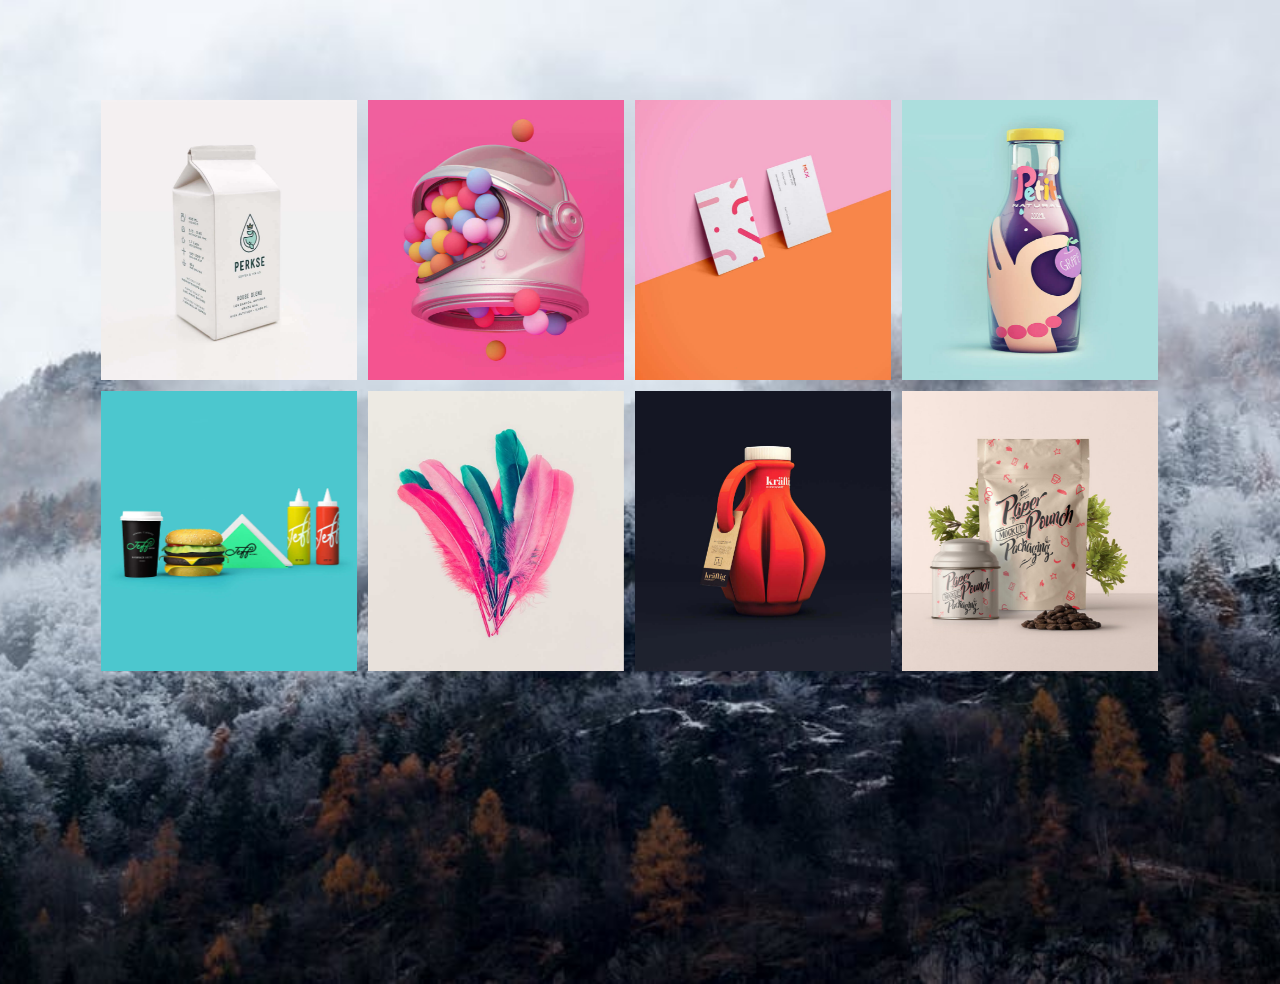
<file: hover.html>
<!DOCTYPE html>
<html lang="en">
<head>
    <meta charset="UTF-8">
    <title>hover effect</title>
      <link href="https://fonts.googleapis.com/css?family=Roboto+Condensed:300,300i,400,400i,700i" rel="stylesheet">
    
    <style>
    body{    
         background-image: url(pexels-photo-691569.jpeg);
        height: 100vh;
        background-position: center;
        background-size: cover;
    font-family: 'Roboto Condensed', sans-serif;
        overflow: hidden;
    
}
    *{
  margin: 0;
  padding: 0;
  -webkit-box-sizing: border-box;
          box-sizing: border-box;
}
 
.wrapper{
  width: 90%;
  margin: 0 auto;
  max-width: 80rem;
    margin-top: 84px;
}

.cols{
  display: -webkit-box;   
  display: flex;
  flex-wrap: wrap;
  -webkit-box-pack: center;
  justify-content: center;
    
}

.col1{
  width: calc(25% - 2rem);
  margin: 1rem;
  cursor: pointer;
    margin-left: -5px;
    margin-bottom: -5px;
}

.container1{
        transform-style: preserve-3d;
	    perspective: 1000px;
}

.front,
.back{
  background-size: cover;
	background-position: center; 
	transition: transform .7s cubic-bezier(0.4, 0.2, 0.2, 1);
     backface-visibility: hidden;
	text-align: center;
	min-height: 280px;
	height: auto; 
	color: #fff;
	font-size: 1rem;
}

.back{
  background: #fff;  
  background: linear-gradient(45deg,  #fd0d44 0%,#1463e2 100%);
}

.front:after{
	position: absolute;
    top: 0;
    left: 0;
    z-index: 1;
    width: 100%;
    height: 100%;
    content: '';
    display: block;
        
    backface-visibility: hidden;
     
}
.container1:hover .front,
.container1:hover .back{
     
    transition: transform .7s cubic-bezier(0.4, 0.2, 0.2, 1);
     
}

.back{
    position: absolute;
    top: 0;
    left: 0;
    width: 100%;
}

.inner{
  
    transform: translateY(-50%) translateZ(60px) scale(0.94);
    top: 50%;
    position: absolute;
    left: 0;
    width: 100%;
    padding: 2rem;     
    box-sizing: border-box;
    outline: 1px solid transparent;     
    perspective: inherit;
    z-index: 2;
}

.container1 .back{    
    transform: rotateY(180deg);     
    transform-style: preserve-3d;
}

.container1 .front{
    transform: rotateY(0deg);
    transform-style: preserve-3d;
}

.container1:hover .back{
   transform: rotateY(0deg);
   transform-style: preserve-3d;
}

.container1:hover .front{
      transform: rotateY(-180deg);
      transform-style: preserve-3d;
}

.front .inner p{
  font-size: 1rem;
  margin-bottom: 2rem;
  position: relative;
}

.front .inner p:after{
  content: '';
  width: 4rem;
  height: 2px;
  position: absolute;
  background: #fff;
  display: block;
  left: 0;
  right: 0;
  margin: 0 auto;
  bottom: -.75rem;
}

.front .inner span{
  color: fff;   
  font-family: 'Roboto Condensed', sans-serif;   
  font-weight: 300;
}

@media screen and (max-width: 64rem){
  .col1{
    width: calc(33.333333% - 2rem);
  }
}

@media screen and (max-width: 48rem){
  .col1{
    width: calc(50% - 2rem);
  }
}

@media screen and (max-width: 32rem){
  .col1{
    width: 100%;
    margin: 0 0 2rem 0;
  }
}
    </style>
</head>
<body>
    
    <div class="wrapper">   
  <div class="cols">
			<div class="col1">
				<div class="container1">
					<div class="front" style="background-image: url(004.jpg)">
						 
					</div>
					<div class="back">
						<div class="inner">
						  <p>Lorem ipsum, dolor sit amet consectetur adipisicing elit. Alias cum repellat velit quae suscipit c.</p>
						  <img src="004.jpg" width="150" height="150">
						</div>
					</div>
				</div>
			</div>
			<div class="col1">
				<div class="container1">
					<div class="front" style="background-image: url(002.jpg);">
					 </div>
					<div class="back">
						<div class="inner">
							<p>Lorem ipsum, dolor sit amet consectetur adipisicing elit. Alias cum repellat velit quae suscipit c.</p>
						</div>
					</div>
				</div>
			</div>
			<div class="col1">
				<div class="container1">
					<div class="front" style="background-image: url(003.jpg);">
						 
					</div>
					<div class="back">
						<div class="inner">
							<p>Lorem ipsum, dolor sit amet consectetur adipisicing elit. Alias cum repellat velit quae suscipit c.</p>
						</div>
					</div>
				</div>
			</div>
			<div class="col1">
				<div class="container1">
					<div class="front" style="background-image: url(001.jpg)">
						 
					</div>
					<div class="back">
						<div class="inner">
							<p>Lorem ipsum, dolor sit amet consectetur adipisicing elit. Alias cum repellat velit quae suscipit c.</p>
						</div>
					</div>
				</div>
			</div>
			<div class="col1">
				<div class="container1">
					<div class="front" style="background-image: url(008.jpg)">
						 
					</div>
					<div class="back">
						<div class="inner">
							<p>Lorem ipsum, dolor sit amet consectetur adipisicing elit. Alias cum repellat velit quae suscipit c.</p>
						</div>
					</div>
				</div>
			</div>
			<div class="col1">
				<div class="container1">
					<div class="front" style="background-image: url(1b.jpg)">
						  
					</div>
					<div class="back">
						<div class="inner">
							<p>Lorem ipsum, dolor sit amet consectetur adipisicing elit. Alias cum repellat velit quae suscipit c.</p>
						</div>
					</div>
				</div>
			</div>
			<div class="col1">
				<div class="container1">
					<div class="front" style="background-image: url(006.jpg)">
					 
					</div>
					<div class="back">
						<div class="inner">
							<p>Lorem ipsum, dolor sit amet consectetur adipisicing elit. Alias cum repellat velit quae suscipit c.</p>
						</div>
					</div>
				</div>
			</div>
			<div class="col1">
				<div class="container1">
					<div class="front" style="background-image: url(1a.jpg)">
						 
					</div>
					<div class="back">
						<div class="inner">
							<p>Lorem ipsum, dolor sit amet consectetur adipisicing elit. Alias cum repellat velit quae suscipit c.</p>
						</div>
					</div>
				</div>
			</div>
		</div>
 </div>
</body>
</html>
</file>
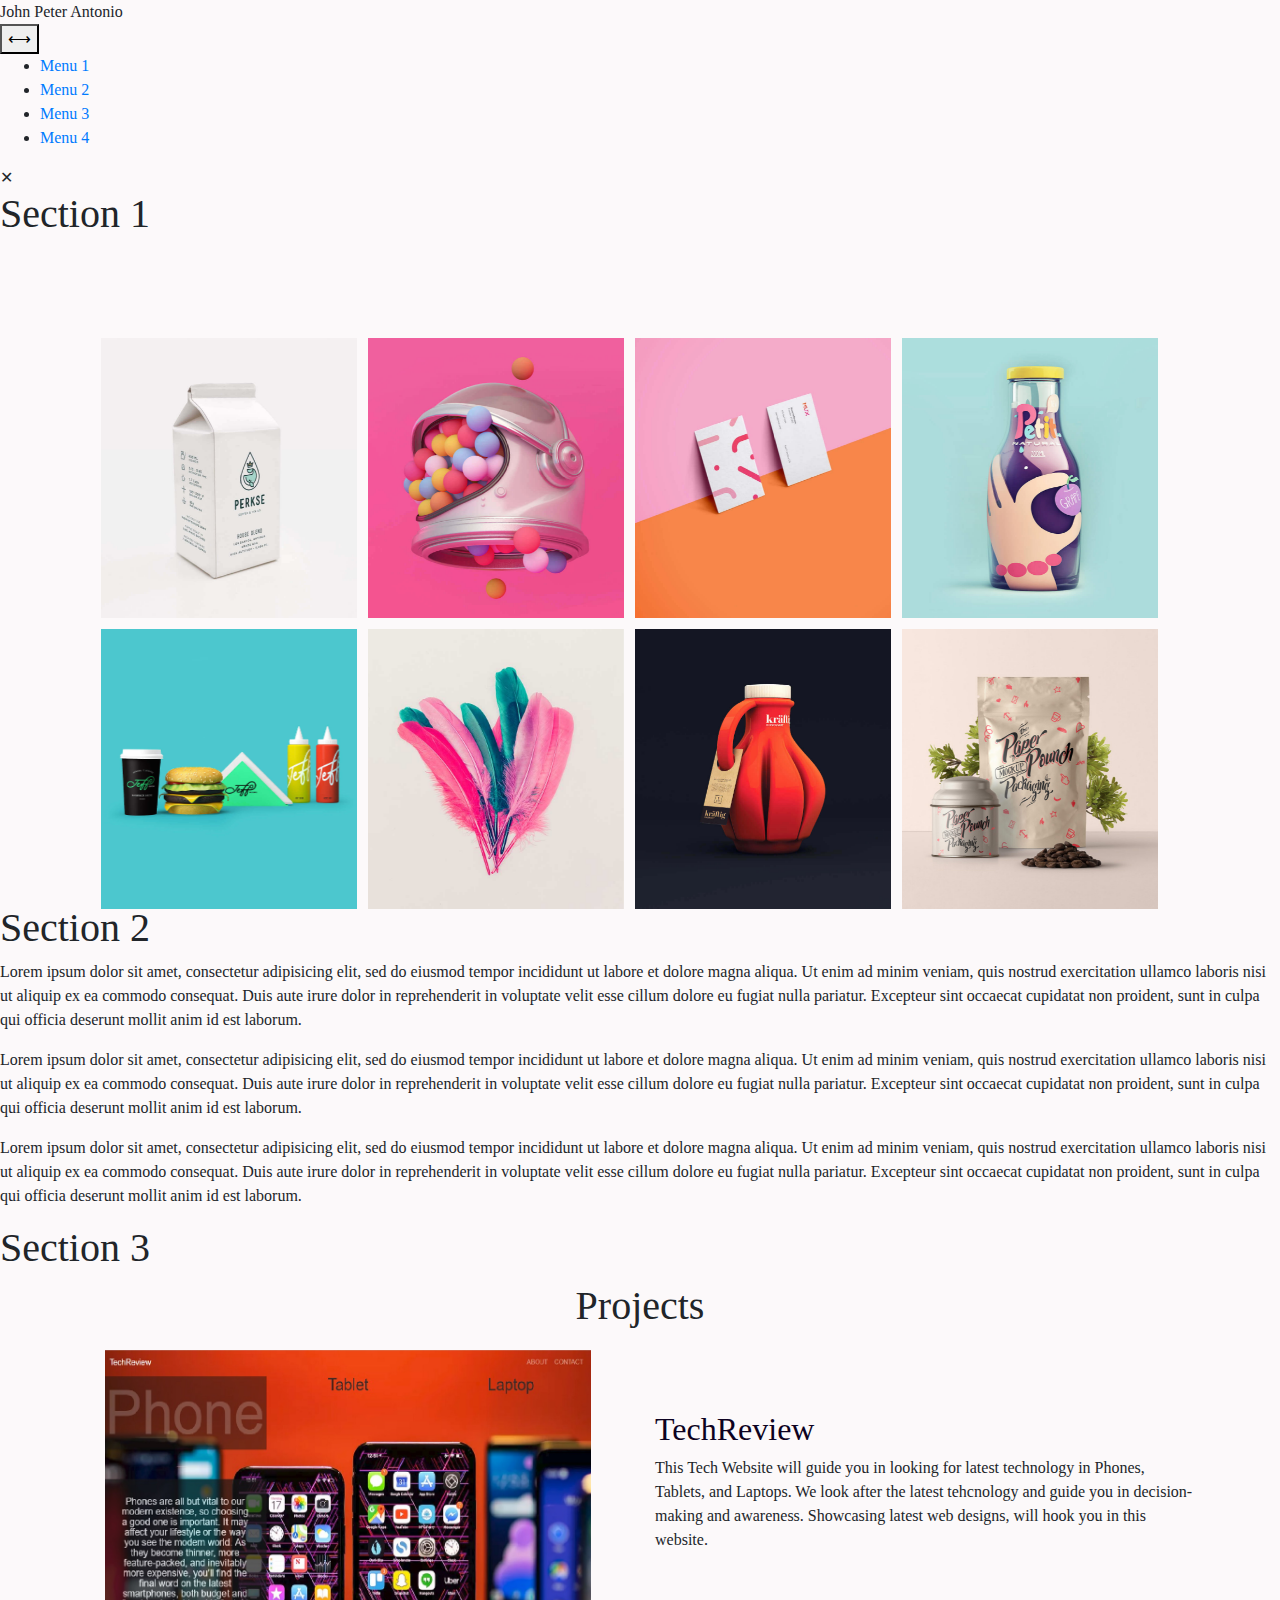
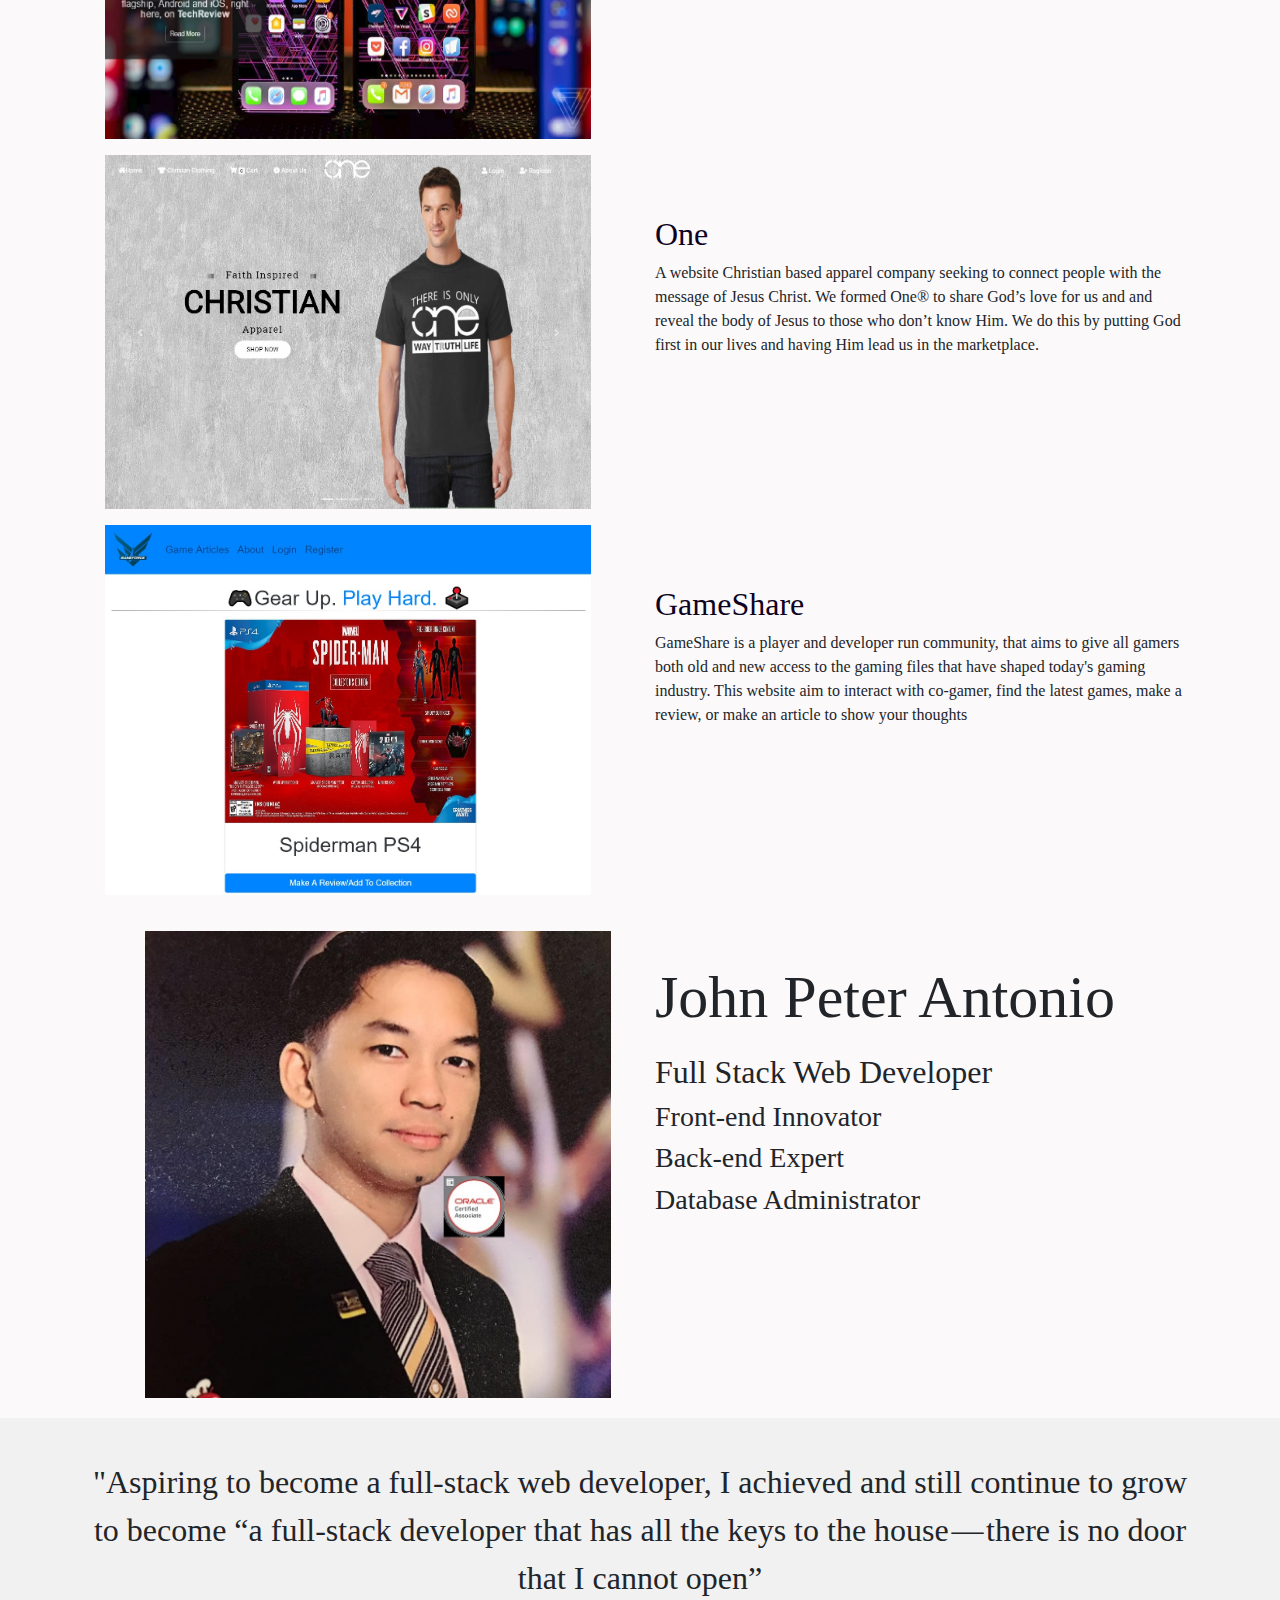
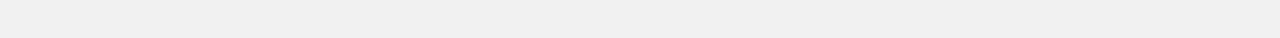
<file: pagetransition.html>
<!DOCTYPE html>
<html lang="en">
<head>
	<meta charset="UTF-8">
	<title>pagetransition</title>
  <link rel="stylesheet" type="text/css" href="assets/css/bootstrap.min.css">
  <link rel="stylesheet" type="text/css" href="assets/css/style.css">
  <link rel="stylesheet" type="text/css" href="assets/css/style2.css">
  <script src="https://code.jquery.com/jquery-3.3.1.js"></script>
</head>
<body>
	<div id="startscreen">
    <div id="title">John Peter Antonio</div>
    <div id="triangle-down"></div>
    <div id="triangle-up"></div>
    <button id="button">&#10231</button>
</div>

<div id="menuContent">
  <ul>
    <li><a href=".section1">Menu 1</a></li>
    <li><a href="test.html">Menu 2</a></li>
    <li><a href=".section3">Menu 3</a></li>
    <li><a href="#section3">Menu 4</a></li>
  </ul>
  <div id="menuClose">✕</div>
</div>

<content>
  <section class="section1">
    <h1>Section 1</h1>
   <div class="wrapper">   
  <div class="cols">
      <div class="col1">
        <div class="container1">
          <div class="front" style="background-image: url(004.jpg)">
             
          </div>
          <div class="back">
            <div class="inner">
              <p>Lorem ipsum, dolor sit amet consectetur adipisicing elit. Alias cum repellat velit quae suscipit c.</p>
              <img src="004.jpg" width="150" height="150">
            </div>
          </div>
        </div>
      </div>
      <div class="col1">
        <div class="container1">
          <div class="front" style="background-image: url(002.jpg);">
           </div>
          <div class="back">
            <div class="inner">
              <p>Lorem ipsum, dolor sit amet consectetur adipisicing elit. Alias cum repellat velit quae suscipit c.</p>
            </div>
          </div>
        </div>
      </div>
      <div class="col1">
        <div class="container1">
          <div class="front" style="background-image: url(003.jpg);">
             
          </div>
          <div class="back">
            <div class="inner">
              <p>Lorem ipsum, dolor sit amet consectetur adipisicing elit. Alias cum repellat velit quae suscipit c.</p>
            </div>
          </div>
        </div>
      </div>
      <div class="col1">
        <div class="container1">
          <div class="front" style="background-image: url(001.jpg)">
             
          </div>
          <div class="back">
            <div class="inner">
              <p>Lorem ipsum, dolor sit amet consectetur adipisicing elit. Alias cum repellat velit quae suscipit c.</p>
            </div>
          </div>
        </div>
      </div>
      <div class="col1">
        <div class="container1">
          <div class="front" style="background-image: url(008.jpg)">
             
          </div>
          <div class="back">
            <div class="inner">
              <p>Lorem ipsum, dolor sit amet consectetur adipisicing elit. Alias cum repellat velit quae suscipit c.</p>
            </div>
          </div>
        </div>
      </div>
      <div class="col1">
        <div class="container1">
          <div class="front" style="background-image: url(1b.jpg)">
              
          </div>
          <div class="back">
            <div class="inner">
              <p>Lorem ipsum, dolor sit amet consectetur adipisicing elit. Alias cum repellat velit quae suscipit c.</p>
            </div>
          </div>
        </div>
      </div>
      <div class="col1">
        <div class="container1">
          <div class="front" style="background-image: url(006.jpg)">
           
          </div>
          <div class="back">
            <div class="inner">
              <p>Lorem ipsum, dolor sit amet consectetur adipisicing elit. Alias cum repellat velit quae suscipit c.</p>
            </div>
          </div>
        </div>
      </div>
      <div class="col1">
        <div class="container1">
          <div class="front" style="background-image: url(1a.jpg)">
             
          </div>
          <div class="back">
            <div class="inner">
              <p>Lorem ipsum, dolor sit amet consectetur adipisicing elit. Alias cum repellat velit quae suscipit c.</p>
            </div>
          </div>
        </div>
      </div>
    </div>
 </div>
  </section>
  <section class="section2">
    <h1>Section 2</h1>
    <p>Lorem ipsum dolor sit amet, consectetur adipisicing elit, sed do eiusmod
    tempor incididunt ut labore et dolore magna aliqua. Ut enim ad minim veniam,
    quis nostrud exercitation ullamco laboris nisi ut aliquip ex ea commodo
    consequat. Duis aute irure dolor in reprehenderit in voluptate velit esse
    cillum dolore eu fugiat nulla pariatur. Excepteur sint occaecat cupidatat non
    proident, sunt in culpa qui officia deserunt mollit anim id est laborum.</p>
     <p>Lorem ipsum dolor sit amet, consectetur adipisicing elit, sed do eiusmod
    tempor incididunt ut labore et dolore magna aliqua. Ut enim ad minim veniam,
    quis nostrud exercitation ullamco laboris nisi ut aliquip ex ea commodo
    consequat. Duis aute irure dolor in reprehenderit in voluptate velit esse
    cillum dolore eu fugiat nulla pariatur. Excepteur sint occaecat cupidatat non
    proident, sunt in culpa qui officia deserunt mollit anim id est laborum.</p>
     <p>Lorem ipsum dolor sit amet, consectetur adipisicing elit, sed do eiusmod
    tempor incididunt ut labore et dolore magna aliqua. Ut enim ad minim veniam,
    quis nostrud exercitation ullamco laboris nisi ut aliquip ex ea commodo
    consequat. Duis aute irure dolor in reprehenderit in voluptate velit esse
    cillum dolore eu fugiat nulla pariatur. Excepteur sint occaecat cupidatat non
    proident, sunt in culpa qui officia deserunt mollit anim id est laborum.</p>
  </section>
  <section id="section3">
    <h1>Section 3</h1>
      <div class="container">
          <h1 class="center" id="projects">Projects</h1>
            <div class="row mb-3">
                <div class="col-md-6 col-sm-6">
                  <div class="info-left">
                    <img class="cimage" src="assets/images/capstone1.jpg">
                  </div>
                </div>
                <div class="col-md-6 col-sm-6">
                  <div class="info-right">
                      <h2><a class="black" href="https://jpeternantonio.github.io/techreview-jpa/" target="_blank">TechReview</a></h2>
                      <p>This Tech Website will guide you in looking for latest technology in Phones, Tablets, and Laptops. We look after the latest tehcnology and guide you in decision-making and awareness. Showcasing latest web designs, will hook you in this website.</p>
                  </div>
                </div>
            </div>
            <div class="row mb-3">
                <div class="col-md-6 col-sm-6">
                  <div class="info-left">
                    <img class="cimage" src="assets/images/caps2.jpg">
                  </div>
                </div>
                <div class="col-md-6 col-sm-6">
                  <div class="info-right">
                      <h2><a class="black" href="https://onewaytruth.000webhostapp.com/app/views/index.php" target="_blank">One</a></h2>
                      <p>A website Christian based apparel company seeking to connect people with the message of Jesus Christ. We formed One® to share God’s love for us and and reveal the body of Jesus to those who don’t know Him. We do this by putting God first in our lives and having Him lead us in the marketplace.</p>
                  </div>
                </div>
            </div>
            <div class="row mb-3">
                <div class="col-md-6 col-sm-6">
                  <div class="info-left">
                    <img class="cimage" src="assets/images/caps3.jpg">
                  </div>
                </div>
                <div class="col-md-6 col-sm-6">
                  <div class="info-right">
                      <h2><a class="black" href="https://gameshare-jpa.herokuapp.com/" target="_blank">GameShare</a></h2>
                      <p>GameShare is a player and developer run community, that aims to give all gamers both old and new access to the gaming files that have shaped today's gaming industry. This website aim to interact with co-gamer, find the latest games, make a review, or make an article to show your thoughts</p>
                  </div>
                </div>
            </div>
          </div>
  </section>
  <section id="section4">
    <div class="container" id="home">
      <section id="showcase">
        <div class="row">
              <div class="col-md-6 col-sm-6">
                <div class="showcase-left">
                  <img src="assets/images/profile.jpg" alt="profile">
              </div>
            </div>
              <div class="col-md-6 col-sm-6">
                <div class="showcase-right">
                    <h1>John Peter Antonio</h1>
                    <h2 class="full">Full Stack Web Developer</h2>
                    <h3>Front-end Innovator</h3>
                    <h3>Back-end Expert</h3>
                    <h3>Database Administrator</h3>
                </div>
              </div>
          </div>
        </section>
    </div>
    

    <section id="description">
        <div class="container">
          <p>"Aspiring to become a full-stack web developer, I achieved and still continue to grow to become <q>a full-stack developer that has all the keys to the house — there is no door that I cannot open</q></p>
        </div>
    </section>
  
  </section>
</content><script>$(document).ready(function() {
  $("#button").click(function() {
    $("#triangle-down, #triangle-up").addClass("usenand");
    $('content').addClass('krassInefade');
    $("#triangle-up, #triangle-down").delay(1500).fadeOut();
    $("#title").fadeOut(500);
    $("#button").addClass("toMenu");
    $("#button").text('+');
    setTimeout(function() {
      $("#button").attr("id", "menu");
    }, 1);
  });

  $("#menuClose, #menuContent a").click(function() {
    $("#menu").removeClass("menuTransition");
    $("#menuContent").fadeOut(300);
    $("#menu").text('+');
    $("#menu.toMenu").css('transition', '.5s ease-in-out');
  });

  $('a').click(function() {
    $('html, body').delay(500).animate({
      scrollTop: $($(this).attr('href')).offset().top
    }, 1000);
    return false;
  });

});

$(document).on("click", "#menu", function() {
  $("#menu").addClass("menuTransition");
  $("#menuContent").delay(500).fadeIn(1);
  $("#menu").text(' ');
});</script>
</body>
</html>
</file>
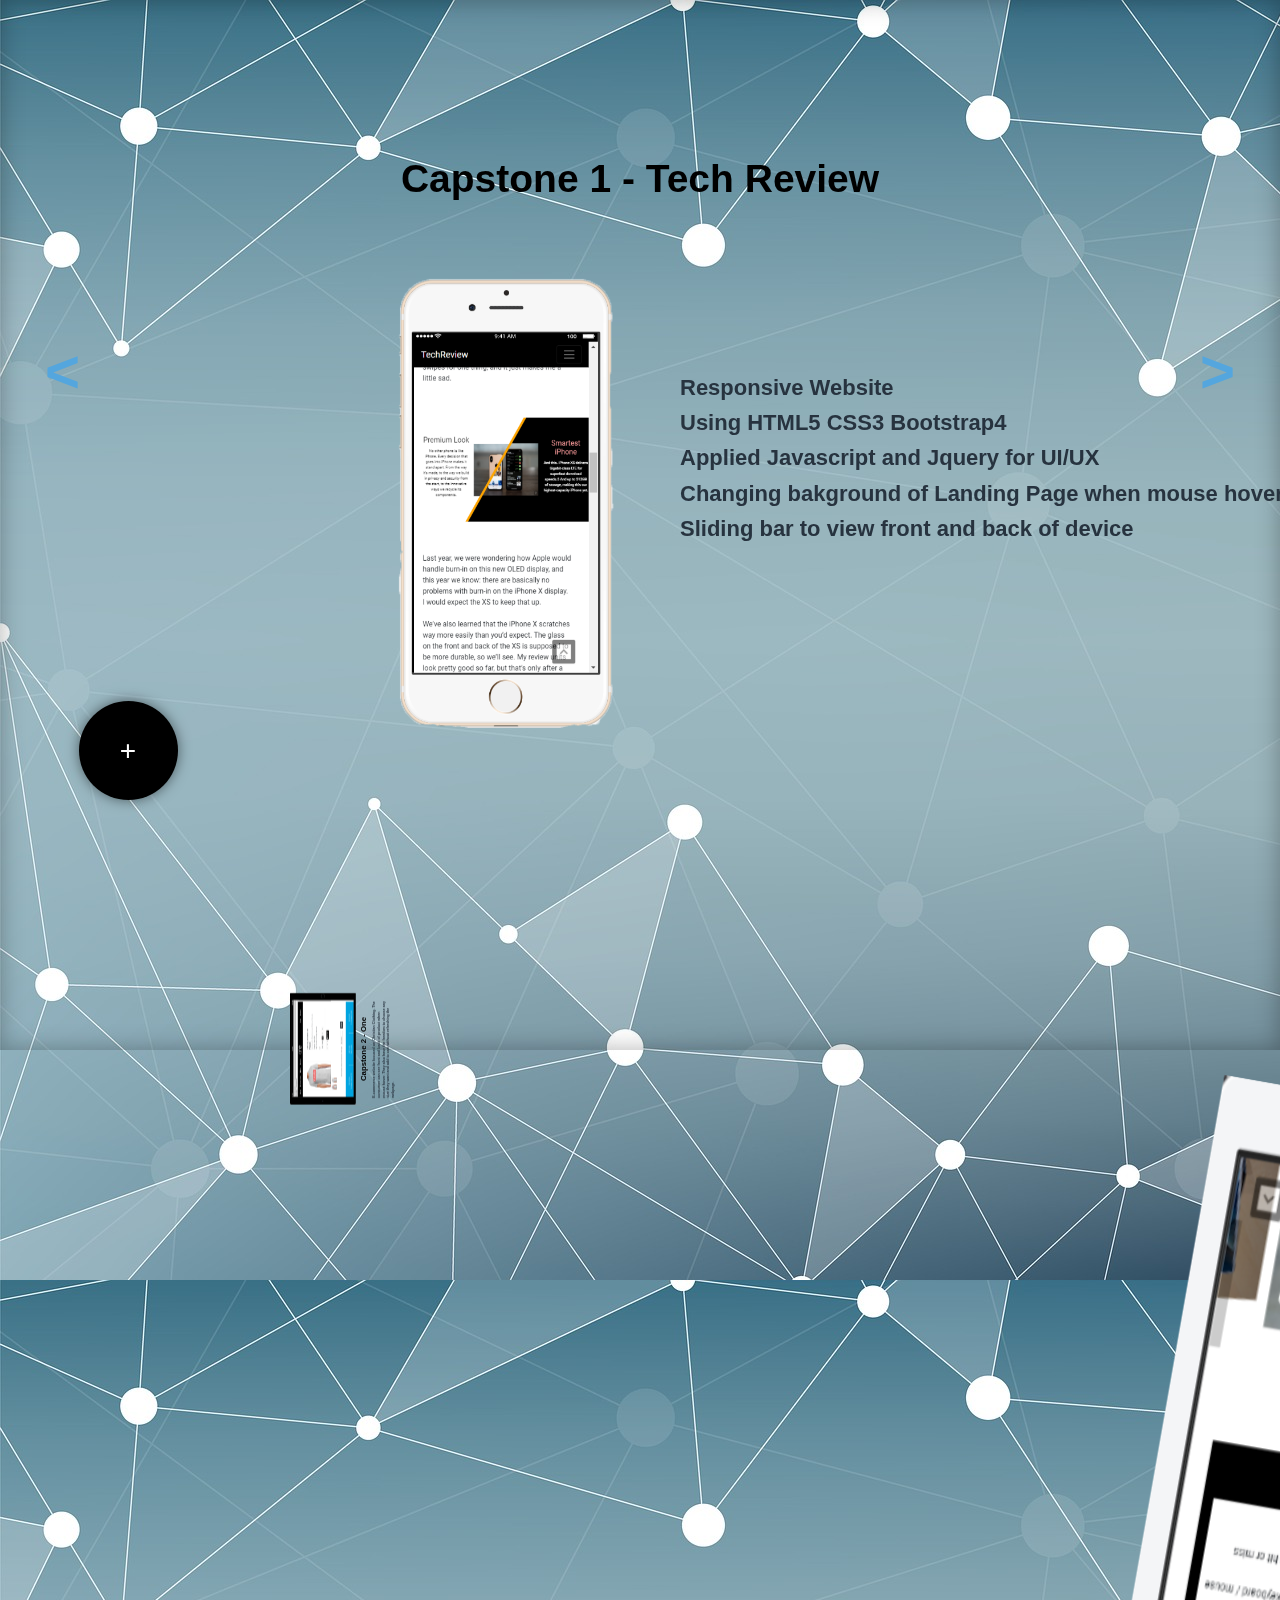
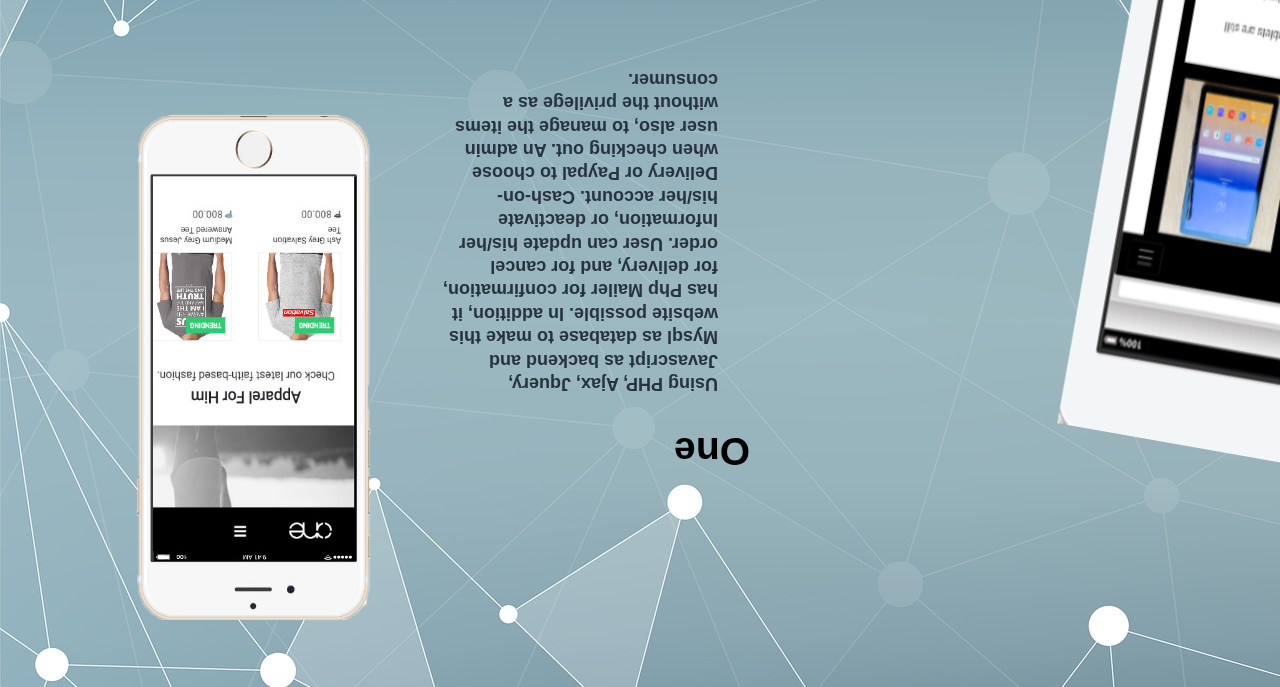
<file: project.html>
<!DOCTYPE html>
<html>
<head>
	<meta charset="utf-8">
	<link rel="icon" type="image/gif/png" href="assets/images/jpa1.png">
	<title>Projects</title>
	<style type="text/css">
		* {
			margin:0;
			padding: 0;
		}

		html {
			background-image: url(assets/images/silver.jpg);
		}

		body {
			min-height: 600px;
			padding: 100px 0 50px;
			font: 14px/1.3 'Segoe UI', Arial, sans-serif;
			box-shadow: 0 0 25px rgba(0,0,0,0.3) inset;
			height: 100%;
		}


		li {
  font-size: 0.6em;
  font-weight: 500;
  list-style-type:none;
}

section h1{
  font-size: 2em;
  text-align:center;
  font-weight: 900;
  color:white;
  padding-top:45vh;
}

#button,
#menu {
  position: fixed;
  z-index: 2;
  opacity: 1;
  width: 11vh;
  height: 11vh;
  bottom: 100px;
  left: calc(10% - 5.5vh);
  background-color:black;
  border: none;
  border-radius: 50%;
  font-family: 'Raleway', sans-serif;
  color: white;
  font-size: 2em;
  transition: .5s ease-in-out;
  cursor: pointer;
   
  box-shadow: 0 0 13px 0 rgba(0, 0, 0, 0.5);
}

#button:focus,
#menu:focus {
  outline: 0;
}

#button:hover {
  transform: scale(1.5);
}

#button:active {
  transform: scale(1.1);
}

#menuContent {
  position: fixed;
  width: 100%;
  height: 100%;
  display: none;
  text-align: center;
  z-index: 3;
  opacity: 1;
}

#menuContent ul, #menuContent a {
  font-size: 2em;
  font-weight: 900;
  height: 100%;
  color: white;
  display: -webkit-flex;
  display: flex;
  -webkit-flex-direction: column;
  flex-direction: column;
  -webkit-justify-content: center;
  justify-content: center;
  text-decoration:none;
  transition:.2s ease-in-out;
}

#menuContent a:hover{
  opacity:0.7;
  transition:.2s ease-in-out;
}

#menuContent li {
  margin-bottom: 20px;
  animation: itemsInefade 2s forwards;
  opacity: 0;
}

@keyframes itemsInefade {
  0% {
    opacity: 0;
    margin-left:60px;
  }
  100% {
    opacity: 1;
    margin-left:0;
  }
}
#menuContent li:nth-child(2) {
  animation-delay: .2s
}
#menuContent li:nth-child(3) {
  animation-delay: .4s
}
#menuContent li:nth-child(4) {
  animation-delay: .6s
}

#menuContent #menuClose {
  position: absolute;
  top: 20px;
  right: 70px;
  color: white;
  font-size:2em;
  transition:.2s ease-in-out;
  cursor: pointer;
}

#menuContent #menuClose:hover{
  opacity:0.8;
  transition:.2s ease-in-out;
}

#menu.toMenu {
  left: 80px;
  bottom: 80px;
  background-color: #fa0a79;
  opacity: 1;
  width: 11vh;
  height: 11vh;
  transition: 2s ease-in-out;
  border: 0 solid white;
  border-radius: 50%;
}

#menu.menuTransition {
  width: 100%;
  height: 100%;
  opacity: 0.95;
  border-radius: 0;
  bottom: 0;
  left: 0;
  transition: .5s ease-in-out;
}

		a,a:visited {
			text-decoration: none;
			outline: none;
			color: #54a6de;
		}

		#impress .step {
			width: 700px;
			height: 600px;
			position: relative;
			margin: 0 auto;
			transition: 1s opacity;

		}

		#impress .step.active {
			opacity: 1;
		}

		#impress h2{
			font: bold 39px/1.5 'PT Sans Narrow', sans-serif;
			position: absolute;
			z-index: 10;
		}

		#impress p{
			font: bold 18px/1.3 'Open Sans', sans-serif;
			color: #27333f;
			position: absolute;
			z-index: 10;
		}

		#impress img{
			position: absolute;
			z-index: 1;
		}

		.arrow {
			/*width: 100px;
			height: 100px;*/
			/*background: url(assets/images/ar3.png) no-repeat;*/
			position: fixed;
			top: 40%;
			margin-top: -27px;
			cursor: pointer;
			font-size: 30px;
			/*text-indent: -9999px;
*/			overflow: hidden;
			opacity: 1;
			border: none !important;
			text-decoration: none !important;
			transition: 0.2s opacity;

		}

		.arrow:hover {
			opacity: 1;
		}

		#arrowLeft {
			left: 45px;
		}

		#arrowRight {
			right: 45px;
			background-position: top right;
		}

		#impress #intro {
			width: 500px;
		}

		#intro h2{
			text-align: center;
			width: 100%;
		}

		#intro p{
			font-size: 22px;
			left: 290px;
			line-height: 1.6;
			top: 220px;
			white-space: nowrap;
		}

		#intro h2 a:hover {
			text-decoration: underline;
		}

		#intro img {
			top: 120px;
		}

		#impress #simplicity {
			width: 675px;
		}

		#simplicity h2{
			left: 0;
			top: 135px;
			width: 400px;
			font-size: 30px;
		}

		#simplicity p {
			left: 50px;
			text-align: justify;
			text-indent: 16px;
			top: 225px;
			width: 320px;

		}

		#simplicity img {
			right: 0;
			top: 30px;
		}

		#simplicity h2 a:hover {
			text-decoration: underline;
		}

		#impress #connect {
			width: 560px;
		}

		#connect h2{
			left: 0;
			top: 390px;
			width: 100%;
			text-align: center;
		}

		#connect p{
			left: 50%;
			margin-left: -245px;
			text-align: left;
			top: 460px;
			width: 490px;
		}


		#connect img{
			right: 0;
			top: 50px;
		}

		#connect h2 a:hover {
			text-decoration: underline;
		}


		#impress #upload {
			width: 620px;
		}

		#upload h2 {
			left: 0;
			text-align: left;
			top: 170px;
		}

		#upload p {
			left: 32px;
			top: 255px;
			width: 280px;
		}

		#upload img {
			right: 0;
			top: 30px;
		}

		#upload h2 a:hover {
			text-decoration: underline;
		}

		#impress #music {
			width: 690px;
		}

		#music h2{
			left: 0;
			text-align: center;
			top: 10px;
			width: 100%;
			font-size: 38px;
		}

		#music p{
			font-size: 15px;
			left: 45px;
			text-indent: 15px;
			top: 100px;
			width: 402px;
		}

		#music img {
			right: 0;
			top: 200px;
		}

		#music h2 a:hover {
			text-decoration: underline;
		}

		@media only screen 
  and (min-device-width: 320px) 
  and (max-device-width: 568px)
  and (-webkit-min-device-pixel-ratio: 2) {

  	#arrowLeft {
			left: 15px;
		}

		#arrowRight {
			right: 15px;
			
		}


	.arrow {
		font-size: 15px;
	}

	#button,
#menu {
	width: 50px;
	height: 50px;
	left: 15px;
}

	#intro p {
		left: 240px;
		font-size: 16px;
	}

}

	@media only screen 
and (min-device-width : 768px) 
and (max-device-width : 1024px)
{

#intro p {
		left: 240px;
		font-size: 16px;
	}

}

	</style>
</head>
<body>

	<div id="menuContent">
  <ul>
    <li><a href="index.html">Home</a></li>
    <li><a href="test.html">Projects</a></li>
    <li><a href="index.html#skills">Skills</a></li>
    <li><a href="index.html#contact">Contact</a></li>
  </ul>
  <div id="menuClose">✕</div>
</div>

 <button id="button">+</button>

	<div id="impress">

		<div id="intro" class="step" data-x="0" data-y="0">
			<h2><a style="color: black;" href="https://jpeternantonio.github.io/techreview-jpa/" target="_blank">Capstone 1 - Tech Review</a></h2>
					<p>
				Responsive Website <br>
				Using HTML5 CSS3 Bootstrap4 <br>
				Applied Javascript and Jquery for UI/UX <br>
				Changing bakground of Landing Page when mouse hover<br>
				Sliding bar to view front and back of device
			</p>


			<img src="assets/images/5.png" width="232" height="458">
		</div>
	

		<div id="simplicity" class="step" data-x="1100" data-y="1200" data-scale="1.8" data-rotate="190">
			<h2><a style="color: black;" href="https://jpeternantonio.github.io/techreview-jpa/" target="_blank">Tech Review</a></h2>
			<p>
				In every review of device, the website have rating result so that consumer can easily decide, which
				device he or she should buy. 
			</p>
			<img src="assets/images/tech2.png" width="289" height="535">
		</div>

		<div id="connect" class="step" data-x="-300" data-y="599" data-scale="0.2" data-rotate="270">
			<h2><a style="color: black;" href="https://onewaytruth.000webhostapp.com/app/views/index.php" target="_blank">Capstone 2 - One</a></h2>
			<p>
				E-commerce website focused on Christian Clothing. The consumer can see front and back of product when
				mouse hover. They also have the freedom to choose any size they want and add to cart without refreshing
				the webpage.
			</p>
			<img src="assets/images/7.png" width="558" height="329">
		</div>

		<div id="upload" class="step" data-x="-200" data-y="1500" data-rotate="180">
			<h2><a style="color: black;" href="https://onewaytruth.000webhostapp.com/app/views/index.php" target="_blank">One</a></h2>
			<p>
				Using PHP, Ajax, Jquery, Javascript as backend and Mysql as database to make this website possible.
				In addition, it has Php Mailer for confirmation, for delivery, and for cancel order. User can update his/her
				Information, or deactivate his/her account. Cash-on-Delivery or Paypal to choose when checking out. An admin user also, to manage the items without the privilege as a consumer. 
			</p>
			<img src="assets/images/11.png" width="248" height="510">
		</div>

		<div id="music" class="step" data-x="-1200" data-y="1000" data-scale="0.8" data-rotate="270">
			<h2><a style="color: black;" href="https://gameshare-jpa.herokuapp.com" target="_blank">Capstone 3 - GameShare</a></h2>
			<p>
				This is built using Laravel Framework. User can create, edit, or delete a game article for sharing with
				other users. They can also like and comment on a post. User can do a game review and add to his / her collection.
			</p>
			<img src="assets/images/16.png" width="570" height="389">
			<!-- <a href="" id="arrowRight" class="arrow"><h1>&gt;</h1></a> -->

		</div>

		


	</div>

	<a href="" id="arrowLeft" class="arrow"><h1>&lt;</h1></a>
	<a href="" id="arrowRight" class="arrow"><h1>&gt;</h1></a>



	



<script type="text/javascript" src="assets/js/impress.js"></script>
<script
  src="https://code.jquery.com/jquery-3.3.1.js"
  integrity="sha256-2Kok7MbOyxpgUVvAk/HJ2jigOSYS2auK4Pfzbm7uH60="
  crossorigin="anonymous"></script>

<script type="text/javascript">


	impress().init();

	var imp = impress();
	$('#arrowLeft').click(function(e){
		imp.prev();
		e.preventDefault();

	});

	$('#arrowRight').click(function(e){
		imp.next();
		e.preventDefault();
	});



// impress().init();
$(document).ready(function() {
  $("#button").click(function() {
   
    
  
      $("#button").attr("id", "menu");
 
  });

  $("#menuClose, #menuContent a").click(function() {
    $("#menu").removeClass("menuTransition");
    $("#menuContent").fadeOut(300);
    $("#menu").text('+');
    $("#menu.toMenu").css('transition', '.5s ease-in-out');
  });

  // $('a').click(function() {
  //   $('html, body').delay(500).animate({
  //     scrollTop: $($(this).attr('href')).offset().top
  //   }, 1000);
  //   return false;
  // });

});

$(document).on("click", "#menu", function() {
  $("#menu").addClass("menuTransition");
  $("#menuContent").delay(500).fadeIn(1);
  $("#menu").text(' ');
});
</script>




</body>
</html>
</file>
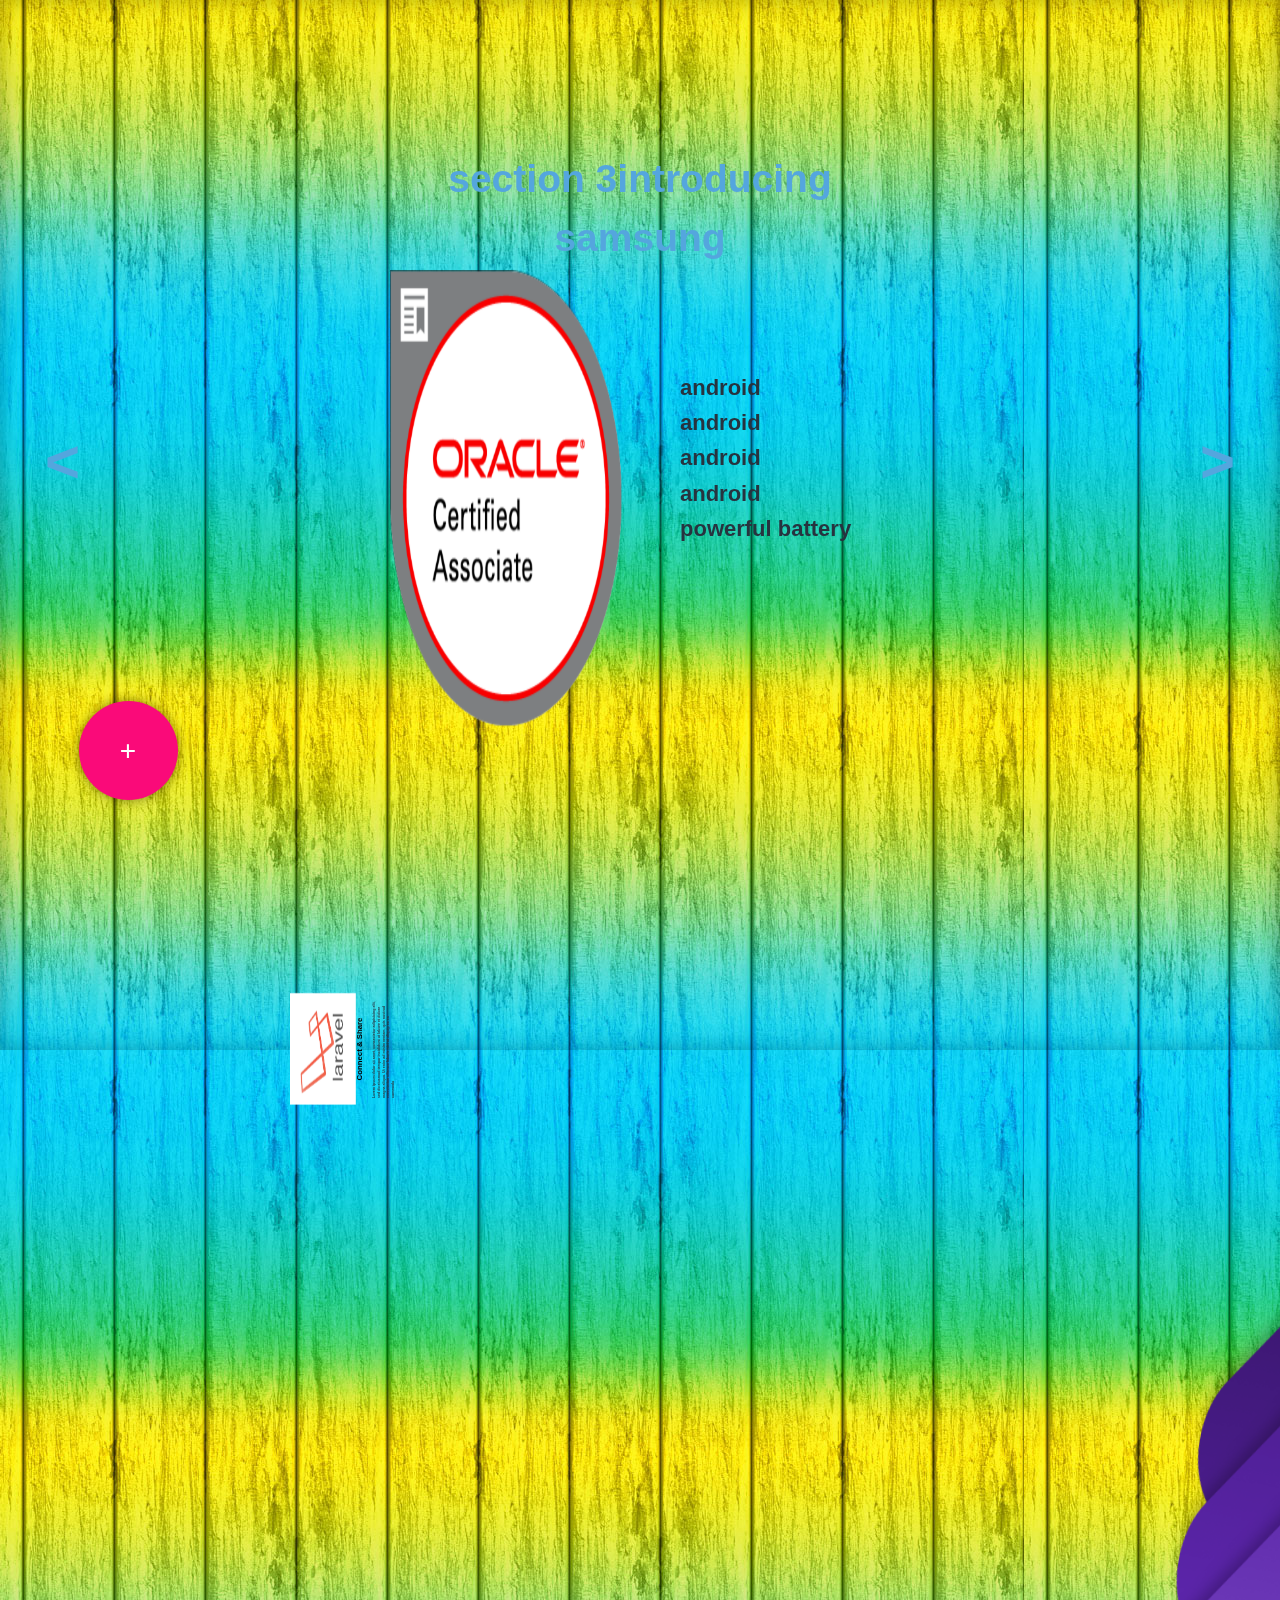
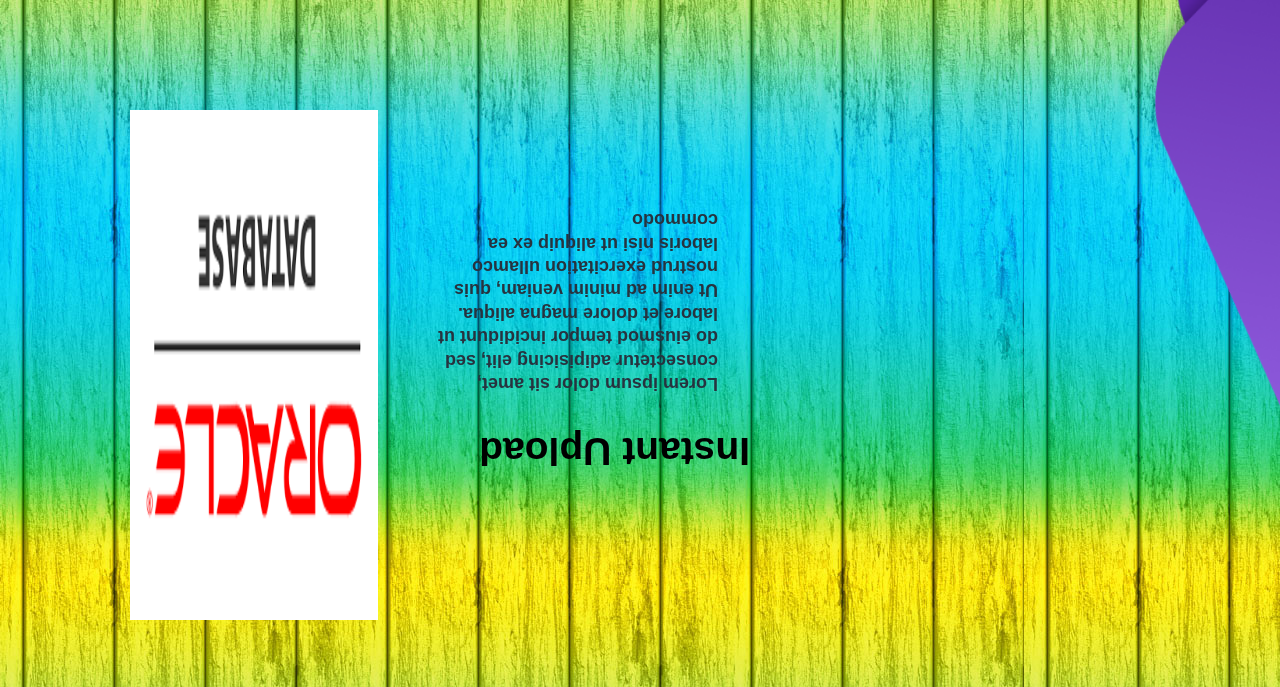
<file: test.html>
<!DOCTYPE html>
<html>
<head>
	<meta charset="utf-8">
	<title>samsung</title>
	<style type="text/css">
		* {
			margin:0;
			padding: 0;
		}

		html {
			background-image: url(assets/images/by.jpg);
		}

		body {
			min-height: 600px;
			padding: 100px 0 50px;
			font: 14px/1.3 'Segoe UI', Arial, sans-serif;
			box-shadow: 0 0 25px rgba(0,0,0,0.3) inset;
			height: 100%;
		}


		li {
  font-size: 0.6em;
  font-weight: 500;
  list-style-type:none;
}

section h1{
  font-size: 2em;
  text-align:center;
  font-weight: 900;
  color:white;
  padding-top:45vh;
}

#button,
#menu {
  position: fixed;
  z-index: 2;
  opacity: 1;
  width: 11vh;
  height: 11vh;
  bottom: 100px;
  left: calc(10% - 5.5vh);
  background-color:#fa0a79;
  border: none;
  border-radius: 50%;
  font-family: 'Raleway', sans-serif;
  color: white;
  font-size: 2em;
  transition: .5s ease-in-out;
  cursor: pointer;
   
  box-shadow: 0 0 13px 0 rgba(0, 0, 0, 0.5);
}

#button:focus,
#menu:focus {
  outline: 0;
}

#button:hover {
  transform: scale(1.5);
}

#button:active {
  transform: scale(1.1);
}

#menuContent {
  position: fixed;
  width: 100%;
  height: 100%;
  display: none;
  text-align: center;
  z-index: 3;
  opacity: 1;
}

#menuContent ul, #menuContent a {
  font-size: 2em;
  font-weight: 900;
  height: 100%;
  color: white;
  display: -webkit-flex;
  display: flex;
  -webkit-flex-direction: column;
  flex-direction: column;
  -webkit-justify-content: center;
  justify-content: center;
  text-decoration:none;
  transition:.2s ease-in-out;
}

#menuContent a:hover{
  opacity:0.7;
  transition:.2s ease-in-out;
}

#menuContent li {
  margin-bottom: 20px;
  animation: itemsInefade 2s forwards;
  opacity: 0;
}

@keyframes itemsInefade {
  0% {
    opacity: 0;
    margin-left:60px;
  }
  100% {
    opacity: 1;
    margin-left:0;
  }
}
#menuContent li:nth-child(2) {
  animation-delay: .2s
}
#menuContent li:nth-child(3) {
  animation-delay: .4s
}
#menuContent li:nth-child(4) {
  animation-delay: .6s
}

#menuContent #menuClose {
  position: absolute;
  top: 20px;
  right: 70px;
  color: white;
  font-size:2em;
  transition:.2s ease-in-out;
  cursor: pointer;
}

#menuContent #menuClose:hover{
  opacity:0.8;
  transition:.2s ease-in-out;
}

#menu.toMenu {
  left: 80px;
  bottom: 80px;
  background-color: #fa0a79;
  opacity: 1;
  width: 11vh;
  height: 11vh;
  transition: 2s ease-in-out;
  border: 0 solid white;
  border-radius: 50%;
}

#menu.menuTransition {
  width: 100%;
  height: 100%;
  opacity: 0.95;
  border-radius: 0;
  bottom: 0;
  left: 0;
  transition: .5s ease-in-out;
}

		a,a:visited {
			text-decoration: none;
			outline: none;
			color: #54a6de;
		}

		#impress .step {
			width: 700px;
			height: 600px;
			position: relative;
			margin: 0 auto;
			transition: 1s opacity;

		}

		#impress .step.active {
			opacity: 1;
		}

		#impress h2{
			font: bold 39px/1.5 'PT Sans Narrow', sans-serif;
			position: absolute;
			z-index: 10;
		}

		#impress p{
			font: bold 18px/1.3 'Open Sans', sans-serif;
			color: #27333f;
			position: absolute;
			z-index: 10;
		}

		#impress img{
			position: absolute;
			z-index: 1;
		}

		.arrow {
			/*width: 100px;
			height: 100px;*/
			/*background: url(assets/images/ar3.png) no-repeat;*/
			position: fixed;
			top: 50%;
			margin-top: -27px;
			cursor: pointer;
			font-size: 30px;
			/*text-indent: -9999px;
*/			overflow: hidden;
			opacity: 1;
			border: none !important;
			text-decoration: none !important;
			transition: 0.2s opacity;

		}

		.arrow:hover {
			opacity: 1;
		}

		#arrowLeft {
			left: 45px;
		}

		#arrowRight {
			right: 45px;
			background-position: top right;
		}

		#impress #intro {
			width: 500px;
		}

		#intro h2{
			text-align: center;
			width: 100%;
		}

		#intro p{
			font-size: 22px;
			left: 290px;
			line-height: 1.6;
			top: 220px;
			white-space: nowrap;
		}

		#intro img {
			top: 120px;
		}

		#impress #simplicity {
			width: 675px;
		}

		#simplicity h2{
			left: 0;
			top: 135px;
			width: 400px;
			font-size: 30px;
		}

		#simplicity p {
			left: 50px;
			text-align: justify;
			text-indent: 16px;
			top: 225px;
			width: 365px;

		}

		#simplicity img {
			right: 0;
			top: 30px;
		}

		#impress #connect {
			width: 560px;
		}

		#connect h2{
			left: 0;
			top: 370px;
			width: 100%;
			text-align: center;
		}

		#connect p{
			left: 50%;
			margin-left: -245px;
			text-align: left;
			top: 460px;
			width: 490px;
		}

		#connect img{
			right: 0;
			top: 50px;
		}

		#impress #upload {
			width: 620px;
		}

		#upload h2 {
			left: 0;
			text-align: left;
			top: 170px;
		}

		#upload p {
			left: 32px;
			top: 255px;
			width: 280px;
		}

		#upload img {
			right: 0;
			top: 30px;
		}

		#impress #music {
			width: 690px;
		}

		#music h2{
			left: 0;
			text-align: center;
			top: 10px;
			width: 100%;
			font-size: 38px;
		}

		#music p{
			font-size: 15px;
			left: 45px;
			text-indent: 15px;
			top: 119px;
			width: 402px;
		}

		#music img {
			right: 0;
			top: 200px;
		}

	</style>
</head>
<body>

	<div id="menuContent">
  <ul>
    <li><a href="index.html">Home</a></li>
    <li><a href="test.html">Menu 2</a></li>
    <li><a href=".section3">Menu 3</a></li>
    <li><a href="#section3">Menu 4</a></li>
  </ul>
  <div id="menuClose">✕</div>
</div>

 <button id="button">+</button>

	<div id="impress">

		<div id="intro" class="step" data-x="0" data-y="0">
			<h2><a href="pagetransition.html#section3">section 3introducing samsung</a></h2>
					<p>
				android <br>
				android <br>
				android <br>
				android <br>
				powerful battery
			</p>


			<img src="assets/images/oca.png" width="232" height="458">
		</div>
	

		<div id="simplicity" class="step" data-x="1100" data-y="1200" data-scale="1.8" data-rotate="190">
			<h2>Greatness in Android Oreo</h2>
			<p>
				Lorem ipsum dolor sit amet, consectetur adipisicing elit, sed do eiusmod
				tempor incididunt ut labore et dolore magna aliqua. Ut enim ad minim veniam,
				quis nostrud exercitation ullamco laboris nisi ut aliquip ex ea commodo
			</p>
			<img src="assets/images/b1.png" width="289" height="535">
		</div>

		<div id="connect" class="step" data-x="-300" data-y="599" data-scale="0.2" data-rotate="270">
			<h2>Connect &amp; Share</h2>
			<p>
				Lorem ipsum dolor sit amet, consectetur adipisicing elit, sed do eiusmod
				tempor incididunt ut labore et dolore magna aliqua. Ut enim ad minim veniam,
				quis nostrud exercitation ullamco laboris nisi ut aliquip ex ea commodo
			</p>
			<img src="assets/images/laravel1.png" width="558" height="329">
		</div>

		<div id="upload" class="step" data-x="-200" data-y="1500" data-rotate="180">
			<h2>Instant Upload</h2>
			<p>
				Lorem ipsum dolor sit amet, consectetur adipisicing elit, sed do eiusmod
				tempor incididunt ut labore et dolore magna aliqua. Ut enim ad minim veniam,
				quis nostrud exercitation ullamco laboris nisi ut aliquip ex ea commodo
			</p>
			<img src="assets/images/oracle.png" width="248" height="510">
		</div>

		<div id="music" class="step" data-x="-1200" data-y="1000" data-scale="0.8" data-rotate="270">
			<h2>
				Play heavier game like never before
			</h2>
			<p>
				Lorem ipsum dolor sit amet, consectetur adipisicing elit, sed do eiusmod
				tempor incididunt ut labore et dolore magna aliqua. Ut enim ad minim veniam,
				quis nostrud exercitation ullamco laboris nisi ut aliquip ex ea commodo
			</p>
			<img src="assets/images/css3.png" width="570" height="389">
			<!-- <a href="" id="arrowRight" class="arrow"><h1>&gt;</h1></a> -->

		</div>


	</div>

	<a href="" id="arrowLeft" class="arrow"><h1>&lt;</h1></a>
	<a href="" id="arrowRight" class="arrow"><h1>&gt;</h1></a>



	



<script type="text/javascript" src="assets/js/impress.js"></script>
<script
  src="https://code.jquery.com/jquery-3.3.1.js"
  integrity="sha256-2Kok7MbOyxpgUVvAk/HJ2jigOSYS2auK4Pfzbm7uH60="
  crossorigin="anonymous"></script>

<script type="text/javascript">


	impress().init();

	var imp = impress();
	$('#arrowLeft').click(function(e){
		imp.prev();
		e.preventDefault();

	});

	$('#arrowRight').click(function(e){
		imp.next();
		e.preventDefault();
	});



// impress().init();
$(document).ready(function() {
  $("#button").click(function() {
   
    
  
      $("#button").attr("id", "menu");
 
  });

  $("#menuClose, #menuContent a").click(function() {
    $("#menu").removeClass("menuTransition");
    $("#menuContent").fadeOut(300);
    $("#menu").text('+');
    $("#menu.toMenu").css('transition', '.5s ease-in-out');
  });

  // $('a').click(function() {
  //   $('html, body').delay(500).animate({
  //     scrollTop: $($(this).attr('href')).offset().top
  //   }, 1000);
  //   return false;
  // });

});

$(document).on("click", "#menu", function() {
  $("#menu").addClass("menuTransition");
  $("#menuContent").delay(500).fadeIn(1);
  $("#menu").text(' ');
});
</script>




</body>
</html>
</file>
<file: assets/css/style.css>
body{
  font-size:16px;
  background-color: #fcf9fa;
  box-sizing: border-box;
  font-family: roboto;
}

html {
	scroll-behavior: smooth;
}

h1,h2,h3,h4,h5,h6{
  font-family:Poppins;
}

p{
  font-family:Roboto;
}

.navbar-default{
  border:0;
  font-family:Poppins;
  color: black;
 }

#navbar {
  background-color: #fcf9fa;
  padding-bottom: 5px;
  
}


.navbar a{
  color: black;
}

.navbar-brand{
  font-size:20px;
  color: lightgrey;
  font-weight:bold;
}



#showcase h1{
  font-size:60px;
  margin-bottom:20px;
}

.showcase-left{
  padding-bottom: 10px;
}

#showcase img{
  width:90%;
  margin-left:60px;
  margin-top: 20px;
  padding-right: 20px;
}

.cimage {
	width: 90%;
	margin-left: 20px;
}


.showcase-right {
  margin-top: 50px;
}

#description {
  background:#f1f1f1;
  padding: 40px 0 30px 0;
  text-align:center;
  margin-top:10px;
  padding-bottom: 20px;
  font-size: 2rem;
}

.info-right {
  margin-top:60px;
}

.info3 {
	height: 100vh;
}

#info1 {
	border-top:#333 7px solid;
	padding-top:20px;
}

.bord {
  border-top:#333 7px solid;
}

#info2 {
  margin:20px 0 60px 0;
}

#contact {
  background-color: #d9d0de;
  background-image: url("data:image/svg+xml,%3Csvg xmlns='http://www.w3.org/2000/svg' width='100%25'%3E%3Cdefs%3E%3ClinearGradient id='a' gradientUnits='userSpaceOnUse' x1='0' x2='0' y1='0' y2='100%25' gradientTransform='rotate(240)'%3E%3Cstop offset='0' stop-color='%23d9d0de'/%3E%3Cstop offset='1' stop-color='%23bcc0c2'/%3E%3C/linearGradient%3E%3Cpattern patternUnits='userSpaceOnUse' id='b' width='540' height='450' x='0' y='0' viewBox='0 0 1080 900'%3E%3Cg fill-opacity='0.1'%3E%3Cpolygon fill='%23444' points='90 150 0 300 180 300'/%3E%3Cpolygon points='90 150 180 0 0 0'/%3E%3Cpolygon fill='%23AAA' points='270 150 360 0 180 0'/%3E%3Cpolygon fill='%23DDD' points='450 150 360 300 540 300'/%3E%3Cpolygon fill='%23999' points='450 150 540 0 360 0'/%3E%3Cpolygon points='630 150 540 300 720 300'/%3E%3Cpolygon fill='%23DDD' points='630 150 720 0 540 0'/%3E%3Cpolygon fill='%23444' points='810 150 720 300 900 300'/%3E%3Cpolygon fill='%23FFF' points='810 150 900 0 720 0'/%3E%3Cpolygon fill='%23DDD' points='990 150 900 300 1080 300'/%3E%3Cpolygon fill='%23444' points='990 150 1080 0 900 0'/%3E%3Cpolygon fill='%23DDD' points='90 450 0 600 180 600'/%3E%3Cpolygon points='90 450 180 300 0 300'/%3E%3Cpolygon fill='%23666' points='270 450 180 600 360 600'/%3E%3Cpolygon fill='%23AAA' points='270 450 360 300 180 300'/%3E%3Cpolygon fill='%23DDD' points='450 450 360 600 540 600'/%3E%3Cpolygon fill='%23999' points='450 450 540 300 360 300'/%3E%3Cpolygon fill='%23999' points='630 450 540 600 720 600'/%3E%3Cpolygon fill='%23FFF' points='630 450 720 300 540 300'/%3E%3Cpolygon points='810 450 720 600 900 600'/%3E%3Cpolygon fill='%23DDD' points='810 450 900 300 720 300'/%3E%3Cpolygon fill='%23AAA' points='990 450 900 600 1080 600'/%3E%3Cpolygon fill='%23444' points='990 450 1080 300 900 300'/%3E%3Cpolygon fill='%23222' points='90 750 0 900 180 900'/%3E%3Cpolygon points='270 750 180 900 360 900'/%3E%3Cpolygon fill='%23DDD' points='270 750 360 600 180 600'/%3E%3Cpolygon points='450 750 540 600 360 600'/%3E%3Cpolygon points='630 750 540 900 720 900'/%3E%3Cpolygon fill='%23444' points='630 750 720 600 540 600'/%3E%3Cpolygon fill='%23AAA' points='810 750 720 900 900 900'/%3E%3Cpolygon fill='%23666' points='810 750 900 600 720 600'/%3E%3Cpolygon fill='%23999' points='990 750 900 900 1080 900'/%3E%3Cpolygon fill='%23999' points='180 0 90 150 270 150'/%3E%3Cpolygon fill='%23444' points='360 0 270 150 450 150'/%3E%3Cpolygon fill='%23FFF' points='540 0 450 150 630 150'/%3E%3Cpolygon points='900 0 810 150 990 150'/%3E%3Cpolygon fill='%23222' points='0 300 -90 450 90 450'/%3E%3Cpolygon fill='%23FFF' points='0 300 90 150 -90 150'/%3E%3Cpolygon fill='%23FFF' points='180 300 90 450 270 450'/%3E%3Cpolygon fill='%23666' points='180 300 270 150 90 150'/%3E%3Cpolygon fill='%23222' points='360 300 270 450 450 450'/%3E%3Cpolygon fill='%23FFF' points='360 300 450 150 270 150'/%3E%3Cpolygon fill='%23444' points='540 300 450 450 630 450'/%3E%3Cpolygon fill='%23222' points='540 300 630 150 450 150'/%3E%3Cpolygon fill='%23AAA' points='720 300 630 450 810 450'/%3E%3Cpolygon fill='%23666' points='720 300 810 150 630 150'/%3E%3Cpolygon fill='%23FFF' points='900 300 810 450 990 450'/%3E%3Cpolygon fill='%23999' points='900 300 990 150 810 150'/%3E%3Cpolygon points='0 600 -90 750 90 750'/%3E%3Cpolygon fill='%23666' points='0 600 90 450 -90 450'/%3E%3Cpolygon fill='%23AAA' points='180 600 90 750 270 750'/%3E%3Cpolygon fill='%23444' points='180 600 270 450 90 450'/%3E%3Cpolygon fill='%23444' points='360 600 270 750 450 750'/%3E%3Cpolygon fill='%23999' points='360 600 450 450 270 450'/%3E%3Cpolygon fill='%23666' points='540 600 630 450 450 450'/%3E%3Cpolygon fill='%23222' points='720 600 630 750 810 750'/%3E%3Cpolygon fill='%23FFF' points='900 600 810 750 990 750'/%3E%3Cpolygon fill='%23222' points='900 600 990 450 810 450'/%3E%3Cpolygon fill='%23DDD' points='0 900 90 750 -90 750'/%3E%3Cpolygon fill='%23444' points='180 900 270 750 90 750'/%3E%3Cpolygon fill='%23FFF' points='360 900 450 750 270 750'/%3E%3Cpolygon fill='%23AAA' points='540 900 630 750 450 750'/%3E%3Cpolygon fill='%23FFF' points='720 900 810 750 630 750'/%3E%3Cpolygon fill='%23222' points='900 900 990 750 810 750'/%3E%3Cpolygon fill='%23222' points='1080 300 990 450 1170 450'/%3E%3Cpolygon fill='%23FFF' points='1080 300 1170 150 990 150'/%3E%3Cpolygon points='1080 600 990 750 1170 750'/%3E%3Cpolygon fill='%23666' points='1080 600 1170 450 990 450'/%3E%3Cpolygon fill='%23DDD' points='1080 900 1170 750 990 750'/%3E%3C/g%3E%3C/pattern%3E%3C/defs%3E%3Crect x='0' y='0' fill='url(%23a)' width='100%25' height='100%25'/%3E%3Crect x='0' y='0' fill='url(%23b)' width='100%25' height='100%25'/%3E%3C/svg%3E");
  background-attachment: fixed;
  background-size: cover;
  padding:40px;
  color:black;
  border-top:#333 7px solid;
  border-bottom:#333 7px solid;
  margin-top: 20px;
  text-align: center;
  align-items: center;
}

footer{
  padding:20px;
  background-color: #333745;
  color: #f2f2f2;
}
	
.center {
	margin: 10px 0px 20px 0px;
	text-align: center;

}

.skimage {
	width: 150px;
	height: 100px;
	margin-bottom: 10px;
	padding-left: 30px;
	padding-right: 30px;
	margin-left: 25px;
	
}

.contact1 {
	padding-left: 200px;
	padding-right: 20px;
}

#myBtn {
  display: none;
  position: fixed;
  bottom: 20px;
  right: 30px;
  z-index: 99;
  font-size: 18px;
  border: none;
  outline: none;
  background-color: black;
  color: white;
  cursor: pointer;
  padding: 15px;
  border-radius: 4px;
  opacity: 0.5;
}

#myBtn:hover {
  background-color: lightgrey;
}


.arrow {
	width: 2rem;
	height: 2rem;
}

.fa-envelope,
.fa-linkedin,
.fa-github,
.fa-gitlab,
.fa-facebook-square {
	color: #0d0221;
}

[class*=fa]:hover {
	opacity: 0.5;
}

.black {
	color:#0d0221;
}

/*For tablet*/

@media only screen and (min-width: 401px) and (max-width: 960px) {

.showcase-left {
  position: relative;
  top:20%;
  left: -10%;
}


.right {
  align-items: center;
}

.skimage {
  margin:0 auto;
}

}


/*For iphone plus*/


@media only screen and (max-width: 415px){

body {
  width: 100%;
}

#showcase img {
  margin-bottom: 30px;
}

.info-right {
  text-align: center;
}

.skimage {
  margin: auto;
  display: block;
}

}


/*For iphone5 screen*/

@media only screen and (max-width: 320px){

  body {
    width: 100%;
  }

  #showcase img {
    position: relative;
    margin-bottom: 0;
    left: -12%;
  }
}
</file>
<file: assets/css/style2.css>
.wrapper{
  width: 90%;
  margin: 0 auto;
  max-width: 80rem;
    margin-top: 84px;
}

.cols{
  display: -webkit-box;   
  display: flex;
  flex-wrap: wrap;
  -webkit-box-pack: center;
  justify-content: center;
    
}

.col1{
  width: calc(25% - 2rem);
  margin: 1rem;
  cursor: pointer;
    margin-left: -5px;
    margin-bottom: -5px;
}

.container1{
        transform-style: preserve-3d;
      perspective: 1000px;
}

.front,
.back{
  background-size: cover;
  background-position: center; 
  transition: transform .7s cubic-bezier(0.4, 0.2, 0.2, 1);
     backface-visibility: hidden;
  text-align: center;
  min-height: 280px;
  height: auto; 
  color: #fff;
  font-size: 1rem;
}

.back{
  background: #fff;  
  background: linear-gradient(45deg,  #fd0d44 0%,#1463e2 100%);
}

.front:after{
  position: absolute;
    top: 0;
    left: 0;
    z-index: 1;
    width: 100%;
    height: 100%;
    content: '';
    display: block;
        
    backface-visibility: hidden;
     
}
.container1:hover .front,
.container1:hover .back{
     
    transition: transform .7s cubic-bezier(0.4, 0.2, 0.2, 1);
     
}

.back{
    position: absolute;
    top: 0;
    left: 0;
    width: 100%;
}

.inner{
  
    transform: translateY(-50%) translateZ(60px) scale(0.94);
    top: 50%;
    position: absolute;
    left: 0;
    width: 100%;
    padding: 2rem;     
    box-sizing: border-box;
    outline: 1px solid transparent;     
    perspective: inherit;
    z-index: 2;
}

.container1 .back{    
    transform: rotateY(180deg);     
    transform-style: preserve-3d;
}

.container1 .front{
    transform: rotateY(0deg);
    transform-style: preserve-3d;
}

.container1:hover .back{
   transform: rotateY(0deg);
   transform-style: preserve-3d;
}

.container1:hover .front{
      transform: rotateY(-180deg);
      transform-style: preserve-3d;
}

.front .inner p{
  font-size: 1rem;
  margin-bottom: 2rem;
  position: relative;
}

.front .inner p:after{
  content: '';
  width: 4rem;
  height: 2px;
  position: absolute;
  background: #fff;
  display: block;
  left: 0;
  right: 0;
  margin: 0 auto;
  bottom: -.75rem;
}

.front .inner span{
  color: fff;   
  font-family: 'Roboto Condensed', sans-serif;   
  font-weight: 300;
}

@media screen and (max-width: 64rem){
  .col1{
    width: calc(33.333333% - 2rem);
  }
}

@media screen and (max-width: 48rem){
  .col1{
    width: calc(50% - 2rem);
  }
}

@media screen and (max-width: 32rem){
  .col1{
    width: 100%;
    margin: 0 0 2rem 0;
  }
}
</file>
